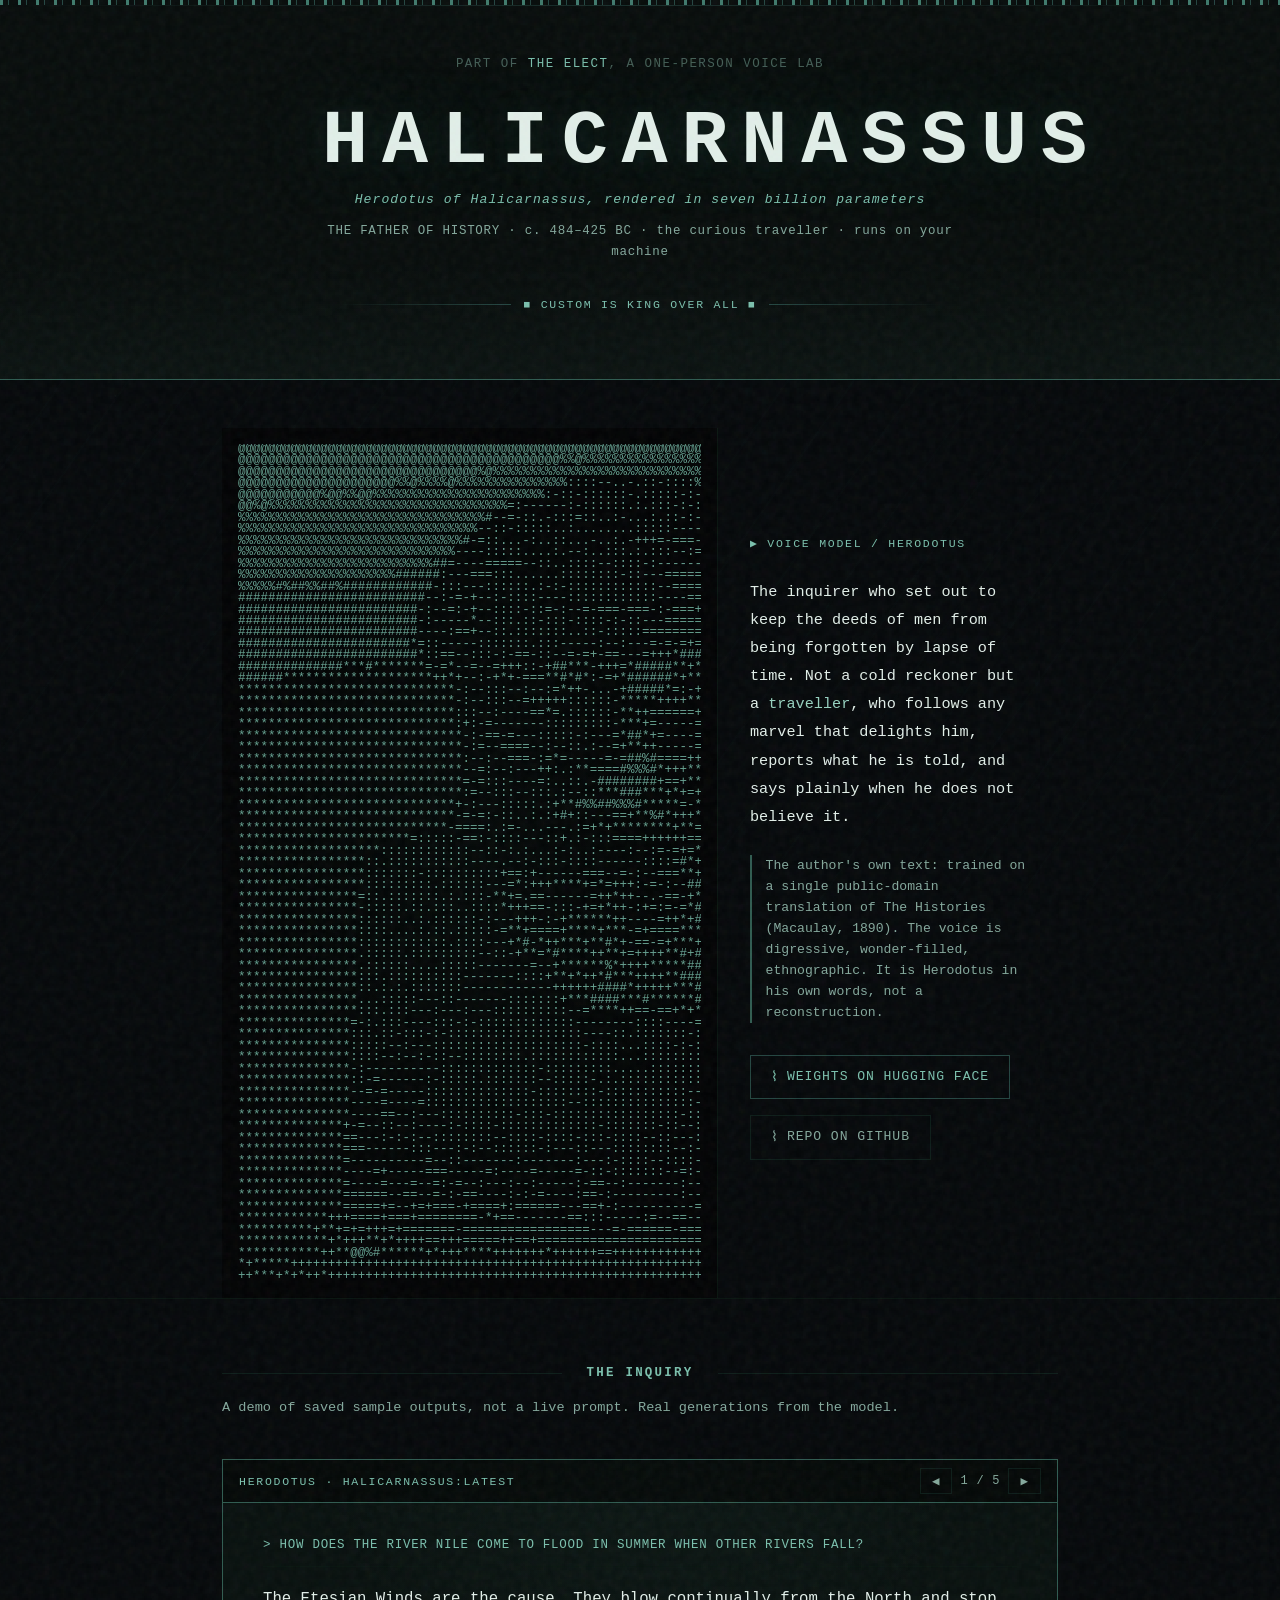
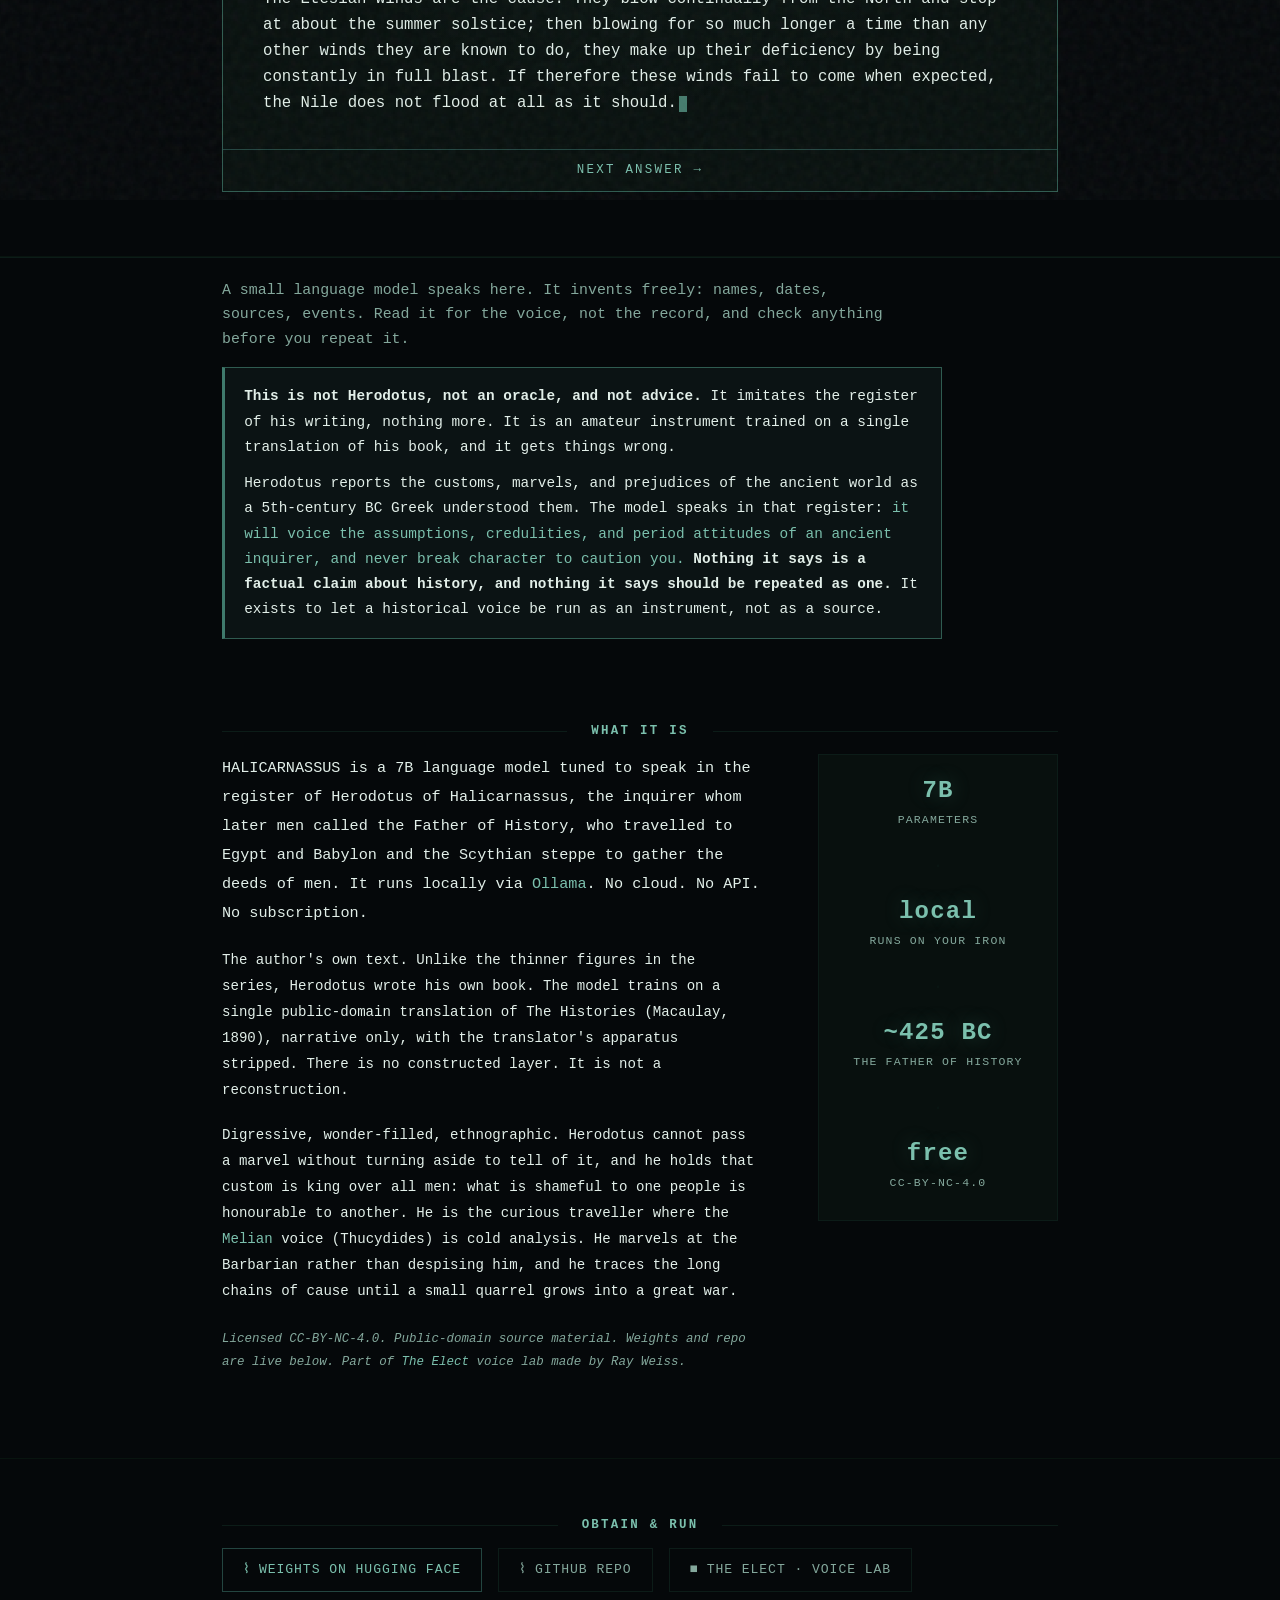
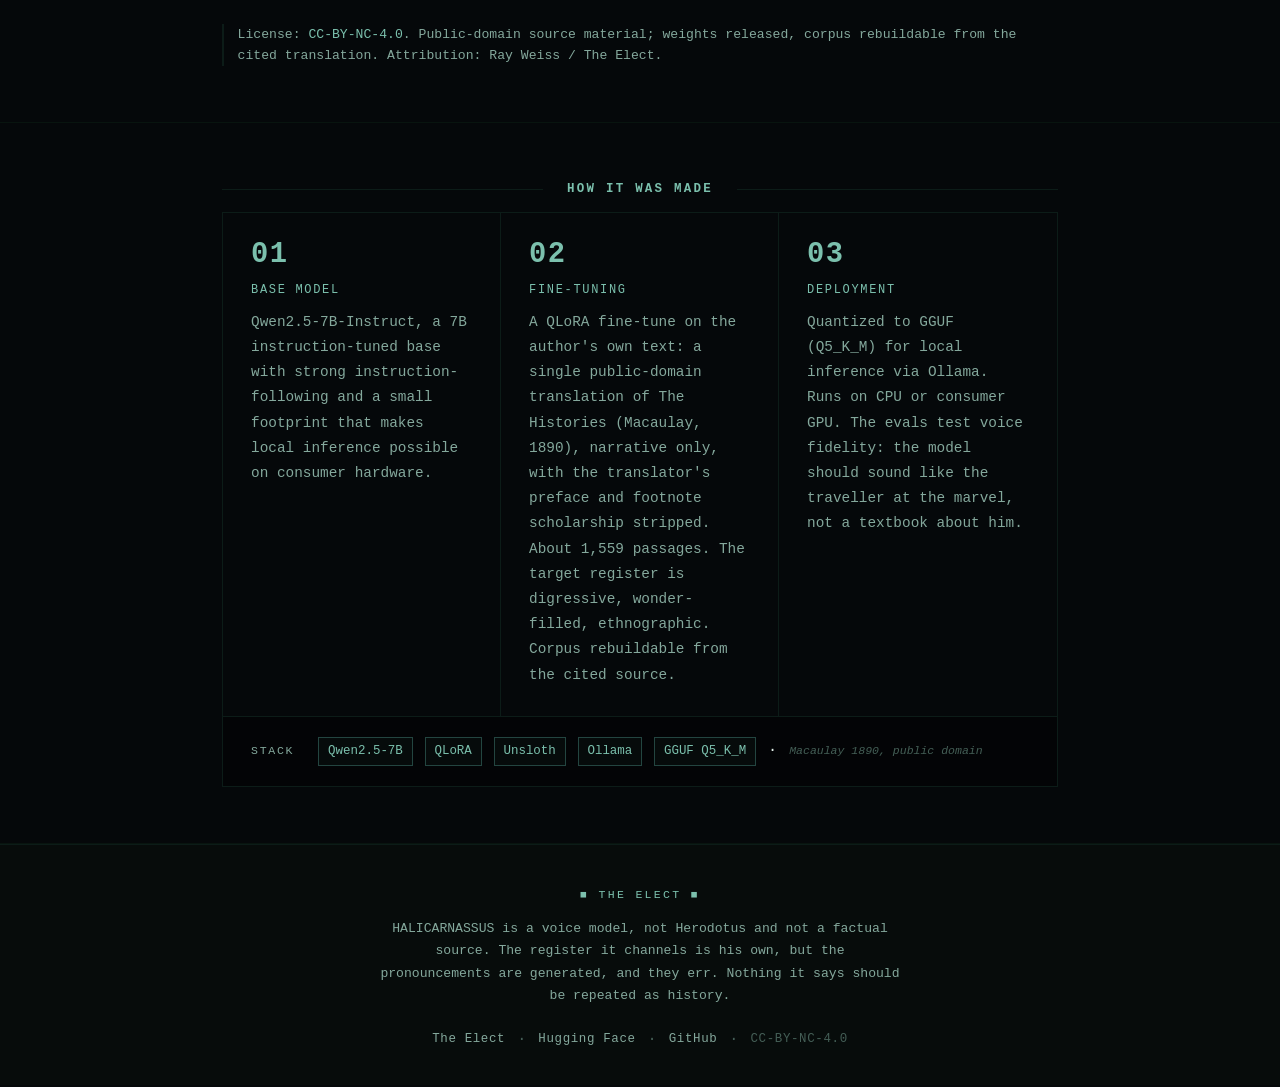
<file: index.html>
<!DOCTYPE html>
<html lang="en">
<head>
<meta charset="UTF-8">
<meta name="viewport" content="width=device-width, initial-scale=1.0">
<title>HALICARNASSUS: Herodotus of Halicarnassus, rendered in seven billion parameters</title>

<link rel="canonical" href="https://lerugray.github.io/halicarnassus-7b/">

<!-- Open Graph -->
<meta property="og:type"        content="website">
<meta property="og:url"         content="https://lerugray.github.io/halicarnassus-7b/">
<meta property="og:title"       content="HALICARNASSUS">
<meta property="og:description" content="Herodotus of Halicarnassus (c. 484 to 425 BC): the curious traveller of the Elect, the Father of History in his own recorded text.">
<meta property="og:image" content="https://lerugray.github.io/halicarnassus-7b/assets/og-image.png">
<meta property="og:image:secure_url" content="https://lerugray.github.io/halicarnassus-7b/assets/og-image.png">
<meta property="og:image:type" content="image/png">
<meta property="og:image:width" content="1200">
<meta property="og:image:height" content="630">
<meta property="og:image:alt" content="HALICARNASSUS, a Herodotus of Halicarnassus register model (7B)">

<!-- Twitter -->
<meta name="twitter:card"        content="summary_large_image">
<meta name="twitter:url"         content="https://lerugray.github.io/halicarnassus-7b/">
<meta name="twitter:title"       content="HALICARNASSUS">
<meta name="twitter:description" content="Herodotus of Halicarnassus (c. 484 to 425 BC): the curious traveller of the Elect, the Father of History in his own recorded text.">
<meta name="twitter:image" content="https://lerugray.github.io/halicarnassus-7b/assets/og-image.png">

<link rel="stylesheet" href="./styles.css?v=1">
</head>
<body>

<div class="starfield" aria-hidden="true"></div>
<div class="grain" aria-hidden="true"></div>

<!-- ============================================================
     HEADER
     ============================================================ -->
<header class="site-header">
  <div class="void-rule-top" aria-hidden="true"></div>
  <div class="void-rule-thin" aria-hidden="true"></div>

  <div class="header-inner">
    <span class="lab-crumb">
      Part of <a href="https://lerugray.github.io/the-elect/" target="_blank" rel="noopener">The Elect</a>, a one-person voice lab
    </span>

    <h1 class="persona-title">HALICARNASSUS</h1>

    <span class="persona-epithet">Herodotus of Halicarnassus, rendered in seven billion parameters</span>
    <span class="persona-register">THE FATHER OF HISTORY &middot; c. 484&ndash;425 BC &middot; the curious traveller &middot; runs on your machine</span>

    <div class="header-void-rule" aria-hidden="true">
      <span class="void-line"></span>
      <span class="void-ornament">&#x25A0; CUSTOM IS KING OVER ALL &#x25A0;</span>
      <span class="void-line"></span>
    </div>
  </div>
</header>

<main>

  <!-- ============================================================
       PORTRAIT + CAPTION
       ============================================================ -->
  <section class="portrait-section">
    <div class="container">
      <div class="portrait-grid">

        <div class="portrait-frame" aria-label="ASCII portrait of Herodotus of Halicarnassus">
          <pre class="ascii-portrait" aria-hidden="true" id="asciiPortrait">@@@@@@@@@@@@@@@@@@@@@@@@@@@@@@@@@@@@@@@@@@@@@@@@@@@@@@@@@@@@@@%@@@@@@@@@@@@@@@@@@@@@@@@@@@@@@@@@@@@@
@@@@@@@@@@@@@@@@@@@@@@@@@@@@@@@@@@@@@@@@@@@%%@%%%%%%%%%%%%%%%%%@%@@@@@@@@@@@@@@@@@@@@@@@@@@@@@@@@@@@
@@@@@@@@@@@@@@@@@@@@@@@@@@@@@@@@%@%%%%%%%%%%%%%%%%%%%%%%%%%%%%%%%%@%@%@@@@@@@@@@@@@@@@@@@@@@@@@@@@@@
@@@@@@@@@@@@@@@@@@@@@%%@%%%%@%%%%%%%%%%%%%%%::::--..-.::-::::%%%%%%%%%%%%%%%%%%%@@%%@@@@@@@@@@@@@@@@
@@@@@@@@@@@%@@%%@@%%%%%%%%%%%%%%%%%%%%%%%:-::-::::::-.:::::-:----%%%%%%%%%%%%%%%%%%%%%%%%%%%@@%@@%@@
@@%@%%%%%%%%%%%%%%%%%%%%%%%%%%%%%%%%=:------:-::::::.:.:::-:-:::-:-%%%%%%%%%%%%%%%%%%%%%%%%%%%%%%@%%
%%%%%%%%%%%%%%%%%%%%%%%%%%%%%%%%%#--=-::.-:::=::..:-...:.::-:-+::----%%%%%%%%%%%%%%%%%%%%%%%%%%%%%%%
%%%%%%%%%%%%%%%%%%%%%%%%%%%%%%%%--::-:::::..:........:::::-----+-:*=-==%%%%%%%%%%%%%%%%%%%%%%%%%%%%%
%%%%%%%%%%%%%%%%%%%%%%%%%%%%%%#-=::...-:..::...-..:.-+++=-===-==+=++-=**%%%%%%%%%%%%%%%%%%%%%%%%%%%%
%%%%%%%%%%%%%%%%%%%%%%%%%%%%%----:::::....:.--:..:::.:.:::--:==-*+++=-*##%%%%%%%%%%%%%%%%%%%%%%%%%%%
%%%%%%%%%%%%%%%%%%%%%%%%%%##=----=====--::..::::--::::-:------***+=+--=#*##%%%%%%%%%%%%%%%%%%%%%%%%%
%%%%%%%%%%%%%%%%%%%%%######:---===:::......::::::::-::---======*+****==**#*#%%%%%%%%%%%%%%%%%%%%%%%%
%%%%%#%##%%##%############-:::---::::::.:-:-::::::::::::--=====+++**+*#**+**####%%%##%%%%#%%%%%%%%%%
#########################--:-=-+--:-::::----::::::::::::----===+***#*********#############%######%%%
########################-:--=:-+--::::-::=-:--=-===-===-:-===++*###****++*#***####################%%
########################-:-----*--:::.::-:::-::::-:-::---=====+**####***++*#*#######################
########################----:==+--::.:::::::..::-:::::=========+**#####+++*#*#######################
#######################*=::-----:::::::.:::-----:--:---=-=-=+==+*####*#*++##########################
########################*::==--:::-:-==-::--=-=+-==---=+++*#########*#****#%########################
##############***#*******=-=*--=--=+++::-+##***-+++=*#####**+*#######***#*%#########################
######********************++*+--:-+*+-===**#*#*:-=+*######*+**#######**#%%*#########################
*****************************-:--:::--:--:=*++-...-+#####*=:-+#######*#*#******#**##*#*#############
*****************************-:--:::--=+++++::::::-*****++++**#***###**##************#******###**###
*****************************:::--:----==*=.::::::-**++======++=+*###***#***************************
*****************************:+:-=-------:::::::::-***+=-----=-=+#####******************************
******************************-:-==-=---:::::-:---=*##*+=----==+#######*****************************
******************************-:=--====--:--::.:--=+**++-----=+*#######*****************************
******************************:--:--===-:=*=-----=-=##%#====++**#######*****************************
******************************--=:--:---++:.:**====#%%%#*+++**#*#*#**##*****************************
******************************=-=:::----=:..::.-########+==+****+*#*##******************************
******************************:=--:::--:::.:--::***###***+*+=+==++***#******************************
*****************************+-:---:::::.:+**#%%##%%%#*****=-*=:-+=###******************************
*****************************-=-=:-::..:.:+#+::---==+**%#*+++*+-+-*###******************************
****************************-====:.:=-...---.:=+*+********+**=-=**##*#******************************
***********************=:::::-==:-::::---::+.:-:::====++++++==*=*##**#******************************
*******************::::::::::::--::-:.:...:-:..:----:--:=-=+=***##**%#%#****************************
*****************::.:::::::::::----.--:-:::-::::------::::=#*+**###**##%%%##************************
*****************:::::::-::::::::::+==:+------===--=-:--===**+++****%########***********************
*****************:::::::::.::::::---=*:+++****+=*=+++:-=-:--##*****##########***********************
****************=::.:::::::.:.:::-**+=.==------=++*++--.-==-+*#**############***********************
****************-:::::.::.:::..::::*+++==-:::-+=+*++-:+=:=-=*#*#%#############**********************
****************::::::..:.::::::-:---+++-:-+******++----=++*+##*#############*#*********************
****************::::....:.::.:::::-=**+====+****+***-=+====***###############*#**********#**#*##*##*
****************::::::::::::.::::---+*#-*++***+**#*+-==-=+***+#############*##******################
****************.:::::.:::::::::--::-+**=*#****++**+=++++**#+##############****#####################
****************.::::::....:::::-------=--+******%*++++*****############******+*####################
****************:::.::::::::::-------::::+**+*++*#***++++**#########***++++==++=##########%#%##%%###
****************::.:.:.:::::::------------++++++####*+++++***#*******++=========##%%%%%%%%%%%%%%%%%%
****************...:::::---::-------:::::::+***####***#******#******+++==-----=-#%%%%%%%%%%%%%%%%%%%
****************:::.:::---:---:---::::::::::--=****++==-==+*+****++++==------=--=%%%%%%%%%%%%%%%%%%%
***************=-:.:::----:::-:-:::::::::::::--------::::----=========--------===%%%%%%%%%%%%%%%%%%%
***************:::.::-:::-:-::::::::::::::::::----::.:::::::-:-----------:------=%%%%%%%%%%%%%%%%%%%
***************:::::--:---::::::::::::::::::::-::::...::::-:-:-:--:-----------=-=%%%%%%%%%%%%%%%%%%%
***************::::--:--:-::--::::::::.::::::::::::...::::::::::::::::----:------%%%%%%%%%%%%%%%%%%%
***************-:----------:::::::::::::-:::::::::.....:::::::-::-:::----::::----%%%%%%%%%%%%%%%%%%%
***************::-=------:-:::::.:::::::--:::::-.:.:::::::::::-:-:::::-::-:------%%%%%%%%%%%%%%%%%%%
***************--=-=-----::::::::::::::-::::::::-:::::::::::----::-:::----:------+%%%%%%%%%%%%%%%%%%
***************----=----=:::::::::::::::::::--:::::::::::::::-:-:::-::-:-:------==%%%%%%%%%%%%%%%%%%
***************----==--:---::::::::::-:::-:::::::::::::::::-::-:::::::----:--:--=-%%%%%%%%%%%%%%%%%%
**************+-=--::--:----:-::::-:::::::::::::-:::::::-::--:::-:::::-----------+%%%%%%%%%%%%%%%%%#
**************==---:-:-:--::::::::--::::-::::-:::-::::--::---:::--::::------=--==+%%%%%%%%%%%%%%%%%%
**************===------:::---:-:--::::::-:---::---::::::::--:-:--:-:-:---=------==%%%%%%%%%%%%%%%%##
**************=----------=--::-------:-------:---:-::::--::::--:-:---------------=%%%%%%%%%%%%%%#%##
**************----=+-----===-----=:----=-----=-::-:::::::--=:---:-:-----------=-=+%%%%%%%%%%%%%%####
**************=----=---=--=:-=--:---:--:-----:-==--:-------:-------=-------=----==%%%%%%%%%%%%%%####
**************======--==--=-:-==----:-:-=----:==-:---------:---=:--==-----------=+%%%%%%%%%%%%####**
**************=====+=--+=+===-+====+:======---==+-:----------==----======-===--===%%%%%%%%%%###*****
************+++====+===+========-*+==-------==:::-----:=--==--=--===-=======-==+=+%%%%%%%###********
**********+**+=+=+++=+=======-=================---=-======-========+=++====+====++%%%%###***********
************+*+++**+*++++==+++=====++==+==========================++=++=++++++===*%%###**+++*++++***
***********++**@@%#******+*+++****+++++++*++++++==++++++++++++++++*****#**++***%%%#*++**************
*+*****++++++++++++++++++++++++++++++++++++++++++++++++++++++++++++++++++++++++*+*******************
++***+*+*++*++++++++++++++++++++++++++++++++++++++++++++++++++++++++++++++++++++++**+***************</pre>
        </div>

        <div class="portrait-caption">
          <span class="caption-tag">&#9654; VOICE MODEL / HERODOTUS</span>
          <p class="caption-lead">
            The inquirer who set out to keep the deeds of men from being
            forgotten by lapse of time. Not a cold reckoner but a
            <em>traveller</em>, who follows any marvel that delights him,
            reports what he is told, and says plainly when he does not
            believe it.
          </p>
          <p class="caption-meta">
            The author's own text: trained on a single public-domain translation
            of The Histories (Macaulay, 1890). The voice is digressive,
            wonder-filled, ethnographic. It is Herodotus in his own words, not a
            reconstruction.
          </p>
          <div class="link-grid" style="margin-top:0.5rem;">
            <a href="https://huggingface.co/lerugray/halicarnassus-7b" class="link-btn" target="_blank" rel="noopener">
              <span class="link-icon">&#8967;</span> Weights on Hugging Face
            </a>
            <a href="https://github.com/lerugray/halicarnassus-7b" class="link-btn secondary" target="_blank" rel="noopener">
              <span class="link-icon">&#8967;</span> Repo on GitHub
            </a>
          </div>
        </div>

      </div>
    </div>
  </section>

  <!-- ============================================================
       THE INQUIRY (terminal hero)
       ============================================================ -->
  <section class="oracle-section">
    <div class="container">
      <h2 class="section-heading">
        <span class="heading-rule"></span>
        <span>THE INQUIRY</span>
        <span class="heading-rule"></span>
      </h2>
      <p class="section-sub">A demo of saved sample outputs, not a live prompt. Real generations from the model.</p>

      <div class="oracle-terminal" id="oracleTerminal">
        <div class="terminal-bar">
          <span class="terminal-label">HERODOTUS &middot; halicarnassus:latest</span>
          <div class="terminal-nav">
            <button class="nav-btn" id="prevBtn" aria-label="Previous answer">&#9664;</button>
            <span class="oracle-counter" id="oracleCounter">1 / 1</span>
            <button class="nav-btn" id="nextBtn" aria-label="Next answer">&#9654;</button>
          </div>
        </div>
        <div class="oracle-body">
          <div class="oracle-prompt" id="oraclePrompt">
            Loading sample inquiries...
          </div>
          <div class="oracle-text" id="oracleText">
            (samples load from assets/samples.json)<span class="oracle-cursor" aria-hidden="true"></span>
          </div>
        </div>
        <button class="oracle-advance" id="advanceBtn">NEXT ANSWER &rarr;</button>
      </div>
    </div>
  </section>

  <!-- DISCLAIMER -->
  <div class="accuracy-note">
    <div class="container">
      <p class="accuracy-note-text">A small language model speaks here. It invents freely: names, dates, sources, events. Read it for the voice, not the record, and check anything before you repeat it.</p>
      <div class="persona-disclaimer">
        <p><strong>This is not Herodotus, not an oracle, and not advice.</strong> It imitates the register of his writing, nothing more. It is an amateur instrument trained on a single translation of his book, and it gets things wrong.</p>
        <p>Herodotus reports the customs, marvels, and prejudices of the ancient world as a 5th-century BC Greek understood them. The model speaks in that register: <span class="warn">it will voice the assumptions, credulities, and period attitudes of an ancient inquirer, and never break character to caution you.</span> <strong>Nothing it says is a factual claim about history, and nothing it says should be repeated as one.</strong> It exists to let a historical voice be run as an instrument, not as a source.</p>
      </div>
    </div>
  </div>

  <!-- ============================================================
       ABOUT
       ============================================================ -->
  <section class="about-section">
    <div class="container">
      <h2 class="section-heading">
        <span class="heading-rule"></span>
        <span>WHAT IT IS</span>
        <span class="heading-rule"></span>
      </h2>

      <div class="about-grid">
        <div class="about-body">
          <p class="lead">
            HALICARNASSUS is a 7B language model tuned to speak in the
            register of Herodotus of Halicarnassus, the inquirer whom later
            men called the Father of History, who travelled to Egypt and
            Babylon and the Scythian steppe to gather the deeds of men. It
            runs locally via
            <a href="https://ollama.com" target="_blank" rel="noopener">Ollama</a>.
            No cloud. No API. No subscription.
          </p>
          <p class="basis-note">
            The author's own text. Unlike the thinner figures in the series,
            Herodotus wrote his own book. The model trains on a single
            public-domain translation of The Histories (Macaulay, 1890),
            narrative only, with the translator's apparatus stripped. There is
            no constructed layer. It is not a reconstruction.
          </p>
          <p>
            Digressive, wonder-filled, ethnographic. Herodotus cannot pass a
            marvel without turning aside to tell of it, and he holds that
            custom is king over all men: what is shameful to one people is
            honourable to another. He is the curious traveller where the
            <a href="https://lerugray.github.io/the-elect/#melian" target="_blank" rel="noopener">Melian</a>
            voice (Thucydides) is cold analysis. He marvels at the Barbarian
            rather than despising him, and he traces the long chains of cause
            until a small quarrel grows into a great war.
          </p>
          <p class="about-footnote">
            Licensed <code>CC-BY-NC-4.0</code>. Public-domain source material.
            Weights and repo are live below. Part of
            <a href="https://lerugray.github.io/the-elect/" target="_blank" rel="noopener">The Elect</a> voice lab
            made by Ray Weiss.
          </p>
        </div>

        <div class="about-stats">
          <div class="stat-item">
            <span class="stat-num">7B</span>
            <span class="stat-label">parameters</span>
          </div>
          <div class="stat-divider" aria-hidden="true">&middot;</div>
          <div class="stat-item">
            <span class="stat-num">local</span>
            <span class="stat-label">runs on your iron</span>
          </div>
          <div class="stat-divider" aria-hidden="true">&middot;</div>
          <div class="stat-item">
            <span class="stat-num">~425 BC</span>
            <span class="stat-label">the Father of History</span>
          </div>
          <div class="stat-divider" aria-hidden="true">&middot;</div>
          <div class="stat-item">
            <span class="stat-num">free</span>
            <span class="stat-label">CC-BY-NC-4.0</span>
          </div>
        </div>
      </div>
    </div>
  </section>

  <!-- ============================================================
       LINKS
       ============================================================ -->
  <section class="links-section">
    <div class="container">
      <h2 class="section-heading">
        <span class="heading-rule"></span>
        <span>OBTAIN &amp; RUN</span>
        <span class="heading-rule"></span>
      </h2>

      <div class="link-grid">
        <a href="https://huggingface.co/lerugray/halicarnassus-7b" class="link-btn" target="_blank" rel="noopener">
          <span class="link-icon">&#8967;</span> Weights on Hugging Face
        </a>
        <a href="https://github.com/lerugray/halicarnassus-7b" class="link-btn secondary" target="_blank" rel="noopener">
          <span class="link-icon">&#8967;</span> GitHub repo
        </a>
        <a href="https://lerugray.github.io/the-elect/" class="link-btn elect" target="_blank" rel="noopener">
          <span class="link-icon">&#x25A0;</span> The Elect &middot; voice lab
        </a>
      </div>

      <p class="license-note">
        License: <code>CC-BY-NC-4.0</code>. Public-domain source material; weights released, corpus rebuildable from the cited translation.
        Attribution: Ray Weiss / The Elect.
      </p>
    </div>
  </section>

  <!-- ============================================================
       METHOD
       ============================================================ -->
  <section class="method-section">
    <div class="container">
      <h2 class="section-heading">
        <span class="heading-rule"></span>
        <span>HOW IT WAS MADE</span>
        <span class="heading-rule"></span>
      </h2>

      <div class="method-inner">
        <div class="method-rows">
          <div class="method-step">
            <div class="step-num">01</div>
            <div class="step-title">BASE MODEL</div>
            <p>Qwen2.5-7B-Instruct, a 7B instruction-tuned base with strong
            instruction-following and a small footprint that makes local inference
            possible on consumer hardware.</p>
          </div>
          <div class="method-step">
            <div class="step-num">02</div>
            <div class="step-title">FINE-TUNING</div>
            <p>A QLoRA fine-tune on the author's own text: a single public-domain
            translation of The Histories (Macaulay, 1890), narrative only, with the
            translator's preface and footnote scholarship stripped. About 1,559
            passages. The target register is digressive, wonder-filled, ethnographic.
            Corpus rebuildable from the cited source.</p>
          </div>
          <div class="method-step">
            <div class="step-num">03</div>
            <div class="step-title">DEPLOYMENT</div>
            <p>Quantized to GGUF (Q5_K_M) for local inference via Ollama. Runs on CPU
            or consumer GPU. The evals test voice fidelity: the model should
            sound like the traveller at the marvel, not a textbook about him.</p>
          </div>
        </div>
        <div class="method-stack">
          <span class="stack-label">Stack</span>
          <div class="stack-items">
            <span class="stack-item">Qwen2.5-7B</span>
            <span class="stack-item">QLoRA</span>
            <span class="stack-item">Unsloth</span>
            <span class="stack-item">Ollama</span>
            <span class="stack-item">GGUF Q5_K_M</span>
            <span class="stack-sep">&middot;</span>
            <span class="stack-withheld">Macaulay 1890, public domain</span>
          </div>
        </div>
      </div>
    </div>
  </section>

</main>

<!-- ============================================================
     FOOTER
     ============================================================ -->
<footer class="site-footer">
  <div class="container">
    <div class="footer-inner">
      <div class="footer-sigil">&#x25A0; THE ELECT &#x25A0;</div>
      <p class="footer-note">
        HALICARNASSUS is a voice model, not Herodotus and not a factual source.
        The register it channels is his own, but the pronouncements are
        generated, and they err. Nothing it says should be repeated as history.
      </p>
      <div class="footer-links">
        <a href="https://lerugray.github.io/the-elect/" class="footer-link" target="_blank" rel="noopener">The Elect</a>
        <span class="footer-sep">&middot;</span>
        <a href="https://huggingface.co/lerugray/halicarnassus-7b" class="footer-link" target="_blank" rel="noopener">Hugging Face</a>
        <span class="footer-sep">&middot;</span>
        <a href="https://github.com/lerugray/halicarnassus-7b" class="footer-link" target="_blank" rel="noopener">GitHub</a>
        <span class="footer-sep">&middot;</span>
        <span class="footer-link" style="color:var(--text-muted)">CC-BY-NC-4.0</span>
      </div>
    </div>
  </div>
</footer>

<script>
// Answer player
// Loads from assets/samples.json; falls back to 1 inline
// entry if fetch fails (offline / file:// / no server)

const INLINE_ORACLES = [
  {
    prompt: "Why does the Nile flood in summer, when other rivers are low?",
    text: "Of this the Egyptians could tell me nothing, and I am left to my own conjecture."
  }
];

let oracles = [...INLINE_ORACLES];
let currentIndex = 0;

const promptEl  = document.getElementById('oraclePrompt');
const textEl    = document.getElementById('oracleText');
const counterEl = document.getElementById('oracleCounter');
const prevBtn   = document.getElementById('prevBtn');
const nextBtn   = document.getElementById('nextBtn');
const advanceBtn = document.getElementById('advanceBtn');

function updateCounter() {
  counterEl.textContent = (currentIndex + 1) + ' / ' + oracles.length;
}

function escapeHtml(str) {
  return str
    .replace(/&/g, '&amp;')
    .replace(/</g, '&lt;')
    .replace(/>/g, '&gt;')
    .replace(/"/g, '&quot;');
}

function showOracle(idx) {
  var o = oracles[idx];
  textEl.classList.add('fading');
  setTimeout(function() {
    promptEl.textContent = o.prompt;
    textEl.innerHTML = escapeHtml(o.text) +
      '<span class="oracle-cursor" aria-hidden="true"></span>';
    textEl.classList.remove('fading');
    updateCounter();
  }, 240);
}

prevBtn.addEventListener('click', function() {
  currentIndex = (currentIndex - 1 + oracles.length) % oracles.length;
  showOracle(currentIndex);
});

nextBtn.addEventListener('click', function() {
  currentIndex = (currentIndex + 1) % oracles.length;
  showOracle(currentIndex);
});

advanceBtn.addEventListener('click', function() {
  currentIndex = (currentIndex + 1) % oracles.length;
  showOracle(currentIndex);
});

document.addEventListener('keydown', function(e) {
  if (e.key === 'ArrowRight') nextBtn.click();
  if (e.key === 'ArrowLeft')  prevBtn.click();
});

// Load full sample set from JSON
fetch('./assets/samples.json')
  .then(function(r) { return r.json(); })
  .then(function(data) {
    if (Array.isArray(data) && data.length > 0) {
      var valid = data.filter(function(d) {
        return d && d.text && d.text.trim().length > 0 &&
               d.text.indexOf('[ERR]') === -1 &&
               d.text.indexOf('__SAMPLES_PLACEHOLDER__') === -1;
      });
      if (valid.length > 0) {
        oracles = valid;
        currentIndex = 0;
        showOracle(0);
        updateCounter();
      }
    }
  })
  .catch(function() { /* offline / file:// use inline fallback silently */ });

// Init
showOracle(0);
updateCounter();

// ASCII portrait, load from assets file
fetch('./assets/halicarnassus-ascii.txt')
  .then(function(r) { return r.text(); })
  .then(function(txt) {
    document.getElementById('asciiPortrait').textContent = txt;
  })
  .catch(function() {
    /* offline / file:// keep the inline portrait already in the <pre> */
  });

</script>

</body>
</html>
</file>
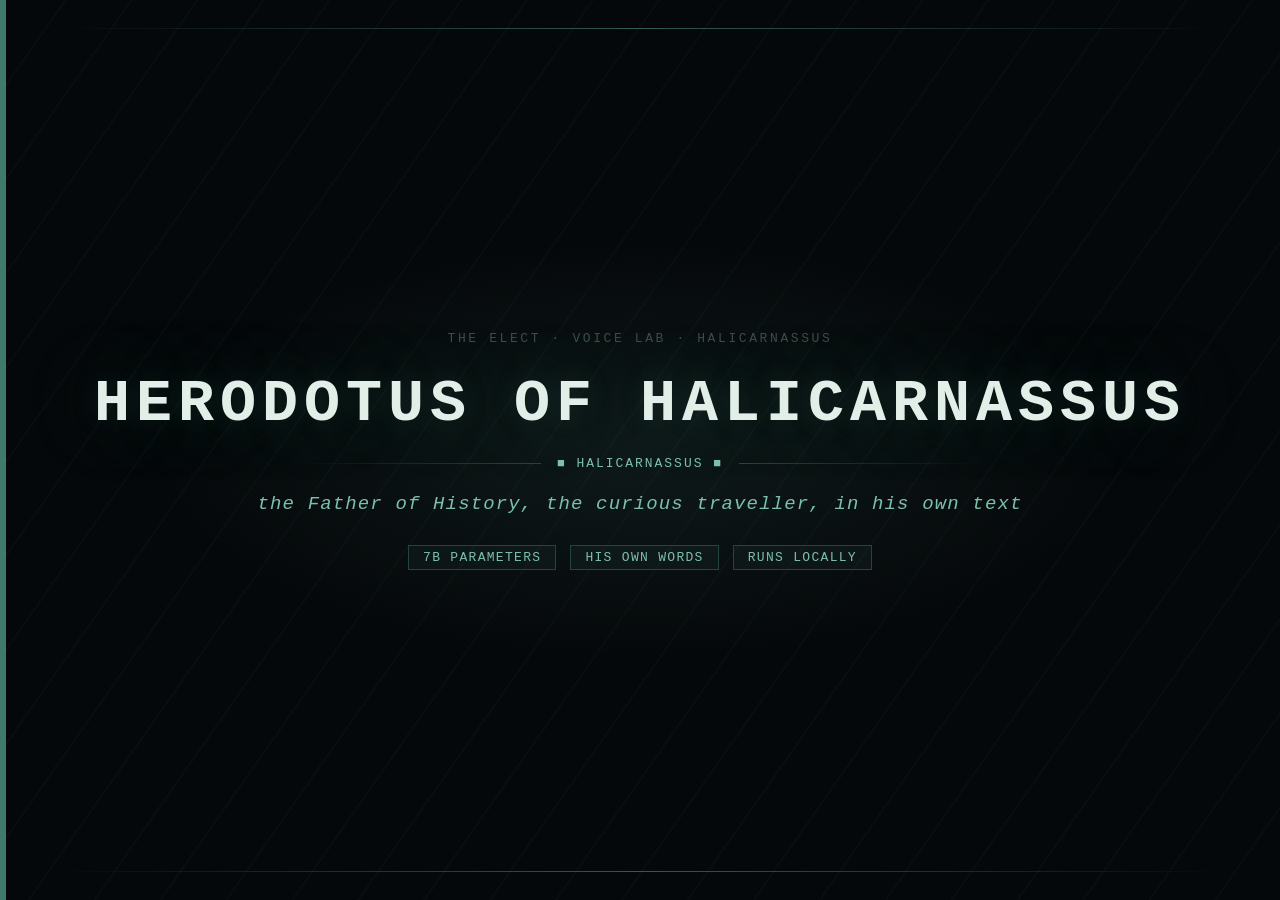
<file: assets/og-card.html>
<!DOCTYPE html>
<html lang="en">
<head>
<meta charset="UTF-8">
<meta name="viewport" content="width=1200">
<style>
  * { box-sizing: border-box; margin: 0; padding: 0; }
  html, body {
    width: 1200px;
    height: 630px;
    overflow: hidden;
    background: #05080a;
    font-family: 'Courier New', 'Lucida Console', monospace;
  }

  /* Faint diagonal grain, matches the page's starfield */
  .stripes {
    position: absolute;
    inset: 0;
    background:
      repeating-linear-gradient(
        -55deg,
        transparent 0px,
        transparent 52px,
        rgba(95, 168, 150, 0.030) 52px,
        rgba(95, 168, 150, 0.030) 54px
      );
  }

  /* Verdigris glow behind name */
  .glow-blob {
    position: absolute;
    top: 50%;
    left: 50%;
    transform: translate(-50%, -50%);
    width: 980px;
    height: 420px;
    background: radial-gradient(ellipse, rgba(95, 168, 150, 0.11) 0%, transparent 70%);
    pointer-events: none;
  }

  .card {
    position: absolute;
    inset: 0;
    display: flex;
    flex-direction: column;
    align-items: center;
    justify-content: center;
    padding: 60px 80px;
  }

  /* Top rule */
  .card::before {
    content: '';
    position: absolute;
    top: 28px; left: 60px; right: 60px;
    height: 1px;
    background: linear-gradient(90deg, transparent, #2f5b50, transparent);
  }

  /* Bottom rule */
  .card::after {
    content: '';
    position: absolute;
    bottom: 28px; left: 60px; right: 60px;
    height: 1px;
    background: linear-gradient(90deg, transparent, #2f5b50, transparent);
  }

  /* Verdigris accent bar */
  .red-bar {
    position: absolute;
    left: 0; top: 0; bottom: 0;
    width: 6px;
    background: #3f7a6c;
  }

  .lab-tag {
    font-size: 13px;
    letter-spacing: 0.2em;
    color: #3a4f4a;
    text-transform: uppercase;
    margin-bottom: 28px;
  }

  .name {
    font-size: 60px;
    font-weight: 700;
    letter-spacing: 0.10em;
    color: #e2efe9;            /* cool bone */
    line-height: 1;
    margin-bottom: 22px;
    text-shadow:
      0 0 80px rgba(95, 168, 150, 0.26),
      0 0 30px rgba(95, 168, 150, 0.13);
  }

  .divider {
    display: flex;
    align-items: center;
    gap: 16px;
    width: 680px;
    margin-bottom: 22px;
  }

  .div-line {
    flex: 1;
    height: 1px;
    background: linear-gradient(90deg, transparent, #234540);
  }

  .div-line:last-child {
    background: linear-gradient(90deg, #234540, transparent);
  }

  .div-mark {
    color: #7bc0ad;
    font-size: 13px;
    letter-spacing: 0.15em;
    white-space: nowrap;
  }

  .epithet {
    font-size: 19px;
    color: #7bc0ad;
    letter-spacing: 0.06em;
    font-style: italic;
    margin-bottom: 30px;
    text-align: center;
  }

  .tags {
    display: flex;
    gap: 14px;
  }

  .tag {
    font-size: 13px;
    color: #7bc0ad;
    border: 1px solid #234540;
    padding: 4px 14px;
    letter-spacing: 0.1em;
    text-transform: uppercase;
    background: rgba(95, 168, 150, 0.05);
  }
</style>
</head>
<body>
  <div class="stripes"></div>
  <div class="red-bar"></div>
  <div class="glow-blob"></div>
  <div class="card">
    <div class="lab-tag">The Elect &middot; Voice Lab &middot; Halicarnassus</div>
    <div class="name">HERODOTUS OF HALICARNASSUS</div>
    <div class="divider">
      <span class="div-line"></span>
      <span class="div-mark">&#x25A0; HALICARNASSUS &#x25A0;</span>
      <span class="div-line"></span>
    </div>
    <div class="epithet">the Father of History, the curious traveller, in his own text</div>
    <div class="tags">
      <span class="tag">7B parameters</span>
      <span class="tag">His own words</span>
      <span class="tag">Runs locally</span>
    </div>
  </div>
</body>
</html>
</file>
<file: styles.css>
/* ============================================================
   HALICARNASSUS: Herodotus of Halicarnassus voice model landing page
   House base: The Elect terminal-grimoire aesthetic
   Persona register: the curious traveller, wonder, custom, fate, digression
   Accent: verdigris / sea-bronze + cool bone on near-black iron
   DISTINCT from the Elect reds and Chaeronea's gold; same grimoire family
   ============================================================ */

:root {
  /* ── House base (inherited from The Elect) ── */
  --bg:          #05080a;   /* lifted off pure-black so dim text & the
                               verdigris accents read instead of vibrating */
  --bg-card:     #08100e;
  --bg-header:   #070c0b;
  --text:        #e2efe9;   /* cool bone/cream, sea-light, brightened */
  --text-dim:    #84a89c;   /* disclaimer / caption-meta / about body read clearly */
  --text-muted:  #445e56;
  --border:      #0c1c18;
  --border-dim:  #08140f;
  --font-mono:   'Courier New', 'Lucida Console', 'DejaVu Sans Mono', monospace;

  /* ── Halicarnassus/Herodotus: verdigris / sea-bronze, weathered, oxide-edged ── */
  --void:        #000000;
  --red:         #5fa896;          /* peak verdigris */
  --red-mid:     #3f7a6c;          /* main accent (borders/surfaces) */
  --red-dim:     #2f5b50;          /* border / dim accent (NON-text) */
  --red-ember:   #234540;          /* very dark verdigris surface (NON-text) */
  --red-glow:    rgba(95, 168, 150, 0.12);
  --red-faint:   rgba(95, 168, 150, 0.05);
  /* ── Legible verdigris TEXT, brightened, WCAG AA on the dark bg.
     The dim/ember/mid greens above stay for borders & surfaces; the TEXT
     tones clear 4.5:1 (3:1 large) and stop vibrating on near-black.
     Clearly sea-bronze, not lime, not teal. ── */
  --red-text:    #7bc0ad;          /* brightened verdigris, labels/links/headings
                                      clear strong contrast on bg */
  --red-text-hi: #97d2c0;          /* peak/hover lift */
  --portrait-tint: #6fb09e;        /* lifted so the dense block portrait reads
                                      as a face, not a dim smear */
}

/* ── RESET ── */
*, *::before, *::after { box-sizing: border-box; margin: 0; padding: 0; }
html { scroll-behavior: smooth; font-size: 16px; }

body {
  background-color: var(--bg);
  color: var(--text);
  font-family: var(--font-mono);
  font-size: 0.95rem;
  line-height: 1.7;
  position: relative;
  overflow-x: hidden;
  min-height: 100vh;
}

/* ── TEXTURE LAYERS ── */

/* Film grain / static */
.grain {
  position: fixed;
  inset: -200%;
  z-index: 999;
  pointer-events: none;
  width: 400%; height: 400%;
  opacity: 0.055;
  background-image: url("data:image/svg+xml,%3Csvg viewBox='0 0 512 512' xmlns='http://www.w3.org/2000/svg'%3E%3Cfilter id='noise'%3E%3CfeTurbulence type='fractalNoise' baseFrequency='0.85' numOctaves='4' stitchTiles='stitch'/%3E%3C/filter%3E%3Crect width='100%25' height='100%25' filter='url(%23noise)'/%3E%3C/svg%3E");
  animation: grain 0.5s steps(1) infinite;
}

@keyframes grain {
  0%   { transform: translate(0,0); }
  10%  { transform: translate(-3%,-4%); }
  20%  { transform: translate(-6%,2%); }
  30%  { transform: translate(3%,-1%); }
  40%  { transform: translate(-1%,6%); }
  50%  { transform: translate(-5%,1%); }
  60%  { transform: translate(2%,4%); }
  70%  { transform: translate(-4%,-2%); }
  80%  { transform: translate(4%,-3%); }
  90%  { transform: translate(1%,5%); }
  100% { transform: translate(-2%,-5%); }
}

/* Faint diagonal field, faint gold dust grain, barely visible */
.starfield {
  position: fixed;
  inset: 0;
  z-index: 0;
  pointer-events: none;
  background:
    repeating-linear-gradient(
      -55deg,
      transparent 0px,
      transparent 52px,
      rgba(63, 122, 108, 0.025) 52px,
      rgba(63, 122, 108, 0.025) 54px
    ),
    radial-gradient(1px 1px at 12% 18%, rgba(95, 168, 150, 0.20) 0%, transparent 100%),
    radial-gradient(1px 1px at 35% 8%,  rgba(232,221,207,0.12) 0%, transparent 100%),
    radial-gradient(1px 1px at 67% 22%, rgba(95, 168, 150, 0.12) 0%, transparent 100%),
    radial-gradient(1px 1px at 82% 5%,  rgba(232,221,207,0.15) 0%, transparent 100%),
    radial-gradient(1px 1px at 9%  44%, rgba(95, 168, 150, 0.10) 0%, transparent 100%),
    radial-gradient(1px 1px at 91% 38%, rgba(232,221,207,0.10) 0%, transparent 100%),
    radial-gradient(1px 1px at 48% 60%, rgba(95, 168, 150, 0.08) 0%, transparent 100%),
    radial-gradient(1px 1px at 24% 72%, rgba(232,221,207,0.10) 0%, transparent 100%),
    radial-gradient(1px 1px at 77% 66%, rgba(95, 168, 150, 0.12) 0%, transparent 100%);
}

/* ── LAYOUT ── */
.container {
  max-width: 900px;
  margin: 0 auto;
  padding: 0 2rem;
  position: relative;
  z-index: 1;
}

/* ============================================================
   HEADER, broadsheet treatment
   ============================================================ */

.site-header {
  background: var(--bg-header);
  border-bottom: 1px solid var(--red-dim);
  padding: 0 0 2.5rem;
  text-align: center;
  position: relative;
  overflow: hidden;
  z-index: 1;
}

/* Gold glow at base of header */
.site-header::after {
  content: '';
  position: absolute;
  bottom: -1px; left: 0; right: 0;
  height: 120px;
  background: linear-gradient(to top, rgba(95, 168, 150, 0.04), transparent);
  pointer-events: none;
}

/* Top rule, thick+thin broadsheet pattern */
.void-rule-top {
  width: 100%;
  height: 5px;
  background:
    repeating-linear-gradient(
      90deg,
      var(--red-mid) 0px, var(--red-mid) 3px,
      transparent 3px, transparent 8px,
      var(--red-ember) 8px, var(--red-ember) 9px,
      transparent 9px, transparent 18px
    );
  margin-bottom: 0;
}

.void-rule-thin {
  width: 100%;
  height: 1px;
  background: linear-gradient(90deg, transparent, var(--red-ember), transparent);
  margin-bottom: 3rem;
  opacity: 0.6;
}

.header-inner {
  max-width: 700px;
  margin: 0 auto 1.5rem;
  padding: 0 2rem;
}

.lab-crumb {
  display: block;
  font-size: 0.78rem;
  letter-spacing: 0.12em;
  color: var(--text-muted);
  text-transform: uppercase;
  margin-bottom: 1.8rem;
}

.lab-crumb a {
  color: var(--red-text);
  text-decoration: none;
  transition: color 0.2s;
}

.lab-crumb a:hover { color: var(--red-text-hi); }

/* The name */
.persona-title {
  font-family: var(--font-mono);
  font-size: clamp(2rem, 7vw, 4.8rem);
  font-weight: 700;
  letter-spacing: 0.18em;
  color: var(--text);
  line-height: 1;
  margin-bottom: 0.5rem;
  text-shadow:
    0 0 80px rgba(95, 168, 150, 0.22),
    0 0 30px rgba(95, 168, 150, 0.10);
}

.persona-epithet {
  display: block;
  font-size: 0.82rem;
  letter-spacing: 0.08em;
  color: var(--red-text);
  margin-bottom: 0.6rem;
  font-style: italic;
}

.persona-register {
  font-size: 0.78rem;
  color: var(--text-dim);
  letter-spacing: 0.06em;
  margin-bottom: 2rem;
  display: block;
}

/* Header rule */
.header-void-rule {
  display: flex;
  align-items: center;
  gap: 0.75rem;
  max-width: 600px;
  margin: 0 auto;
}

.void-line {
  flex: 1;
  height: 1px;
  background: linear-gradient(90deg, transparent, var(--red-ember));
}

.void-line:last-child {
  background: linear-gradient(90deg, var(--red-ember), transparent);
}

.void-ornament {
  color: var(--red-text);
  font-size: 0.72rem;
  letter-spacing: 0.15em;
  white-space: nowrap;
}

/* ============================================================
   PORTRAIT PANEL
   ============================================================ */

.portrait-section {
  padding: 3rem 0 0;
  border-bottom: 1px solid var(--border-dim);
  position: relative;
  z-index: 1;
}

.portrait-grid {
  display: grid;
  grid-template-columns: 1fr 340px;
  gap: 0;
  min-height: 400px;
}

.portrait-frame {
  background: rgba(0,0,0,0.6);
  border-right: 1px solid var(--border-dim);
  display: flex;
  align-items: center;
  justify-content: flex-start;
  padding: 1rem;
  overflow: hidden;
  position: relative;
}

.portrait-frame::before {
  content: '';
  position: absolute;
  inset: 0;
  background:
    radial-gradient(ellipse at 50% 50%, rgba(95, 168, 150, 0.03) 0%, transparent 70%);
  pointer-events: none;
}

.ascii-portrait {
  font-family: var(--font-mono);
  /* The Philip source is a 100-col block, so at the
     siblings' 0.46rem it rendered tiny and the face read as a dim smear.
     Bumped to fill the frame and let the face read; clamp keeps it from
     overflowing the column on narrow viewports. */
  font-size: clamp(0.6rem, 1.55vw, 0.78rem);
  line-height: 0.92;
  letter-spacing: 0;
  /* Dense ▓/█ block portrait: a softer/less-saturated red tint + light
     opacity keeps it from vibrating as a glowing slab while still reading
     as a portrait. Matches the sibling pages' portrait treatment. */
  color: var(--portrait-tint);
  opacity: 0.92;
  white-space: pre;
  display: block;
  max-width: 100%;
  overflow: hidden;
}

.portrait-caption {
  padding: 2rem;
  display: flex;
  flex-direction: column;
  justify-content: center;
  gap: 1.5rem;
}

.caption-tag {
  font-size: 0.72rem;
  letter-spacing: 0.15em;
  color: var(--red-text);
  text-transform: uppercase;
}

.caption-lead {
  font-size: 0.95rem;
  color: var(--text);
  line-height: 1.85;
}

.caption-lead em {
  color: var(--red-text-hi);
  font-style: normal;
}

.caption-meta {
  font-size: 0.82rem;
  color: var(--text-dim);
  line-height: 1.6;
  border-left: 2px solid var(--red-dim);
  padding-left: 0.85rem;
}

/* ============================================================
   TERMINAL, THE LEDGER
   ============================================================ */

.oracle-section {
  padding: 4rem 0;
  border-bottom: 1px solid var(--border-dim);
  position: relative;
  z-index: 1;
}

.section-heading {
  display: flex;
  align-items: center;
  gap: 1.5rem;
  font-size: 0.78rem;
  letter-spacing: 0.18em;
  color: var(--red-text);
  margin-bottom: 0.75rem;
  text-transform: uppercase;
}

.heading-rule {
  flex: 1;
  height: 1px;
  background: var(--border);
}

.section-sub {
  font-size: 0.85rem;
  color: var(--text-dim);
  margin-bottom: 2.5rem;
}

/* The terminal box */
.oracle-terminal {
  border: 1px solid var(--red-dim);
  background: var(--bg-card);
  position: relative;
  overflow: hidden;
}

.oracle-terminal::before {
  content: '';
  position: absolute;
  inset: 0;
  background: radial-gradient(ellipse at 50% 0%, rgba(95, 168, 150, 0.04) 0%, transparent 55%);
  pointer-events: none;
  z-index: 0;
}

.terminal-bar {
  display: flex;
  justify-content: space-between;
  align-items: center;
  padding: 0.5rem 1rem;
  border-bottom: 1px solid var(--red-dim);
  background: rgba(0,0,0,0.5);
  position: relative;
  z-index: 1;
}

.terminal-label {
  font-size: 0.72rem;
  letter-spacing: 0.15em;
  color: var(--red-text);
  text-transform: uppercase;
}

.terminal-nav {
  display: flex;
  gap: 0.5rem;
  align-items: center;
}

.nav-btn {
  background: transparent;
  border: 1px solid var(--border);
  color: var(--text-dim);
  font-family: var(--font-mono);
  font-size: 0.78rem;
  padding: 0.25rem 0.7rem;
  cursor: pointer;
  letter-spacing: 0.06em;
  transition: all 0.2s;
  text-transform: uppercase;
  position: relative;
  z-index: 1;
}

.nav-btn:hover {
  border-color: var(--red-dim);
  color: var(--red-text-hi);
  background: rgba(95, 168, 150, 0.05);
}

.oracle-counter {
  font-size: 0.75rem;
  color: var(--text-dim);
  letter-spacing: 0.06em;
  min-width: 40px;
  text-align: center;
}

.oracle-body {
  padding: 2rem 2.5rem;
  min-height: 200px;
  position: relative;
  z-index: 1;
}

.oracle-prompt {
  font-size: 0.78rem;
  color: var(--red-text);
  letter-spacing: 0.06em;
  margin-bottom: 1.25rem;
  text-transform: uppercase;
  border-bottom: 1px solid var(--border-dim);
  padding-bottom: 0.6rem;
}

.oracle-prompt::before {
  content: '> ';
  color: var(--red-text);
}

.oracle-text {
  font-size: 0.98rem;
  color: var(--text);
  line-height: 1.65;
  transition: opacity 0.25s ease;
}

.oracle-text.fading { opacity: 0; }

/* Cursor blink */
.oracle-cursor {
  display: inline-block;
  width: 8px;
  height: 1em;
  background: var(--red);
  vertical-align: text-bottom;
  margin-left: 2px;
  animation: cursor-blink 1.4s step-end infinite;
  opacity: 0.7;
}

@keyframes cursor-blink {
  0%, 100% { opacity: 0.7; }
  50%       { opacity: 0; }
}

/* Advance button */
.oracle-advance {
  display: block;
  width: 100%;
  background: transparent;
  border: none;
  border-top: 1px solid var(--red-ember);
  color: var(--red-text);
  font-family: var(--font-mono);
  font-size: 0.78rem;
  letter-spacing: 0.18em;
  text-transform: uppercase;
  padding: 0.85rem 1rem;
  cursor: pointer;
  transition: all 0.2s;
  text-align: center;
  position: relative;
  z-index: 1;
}

.oracle-advance:hover {
  background: rgba(95, 168, 150, 0.04);
  color: var(--red-text-hi);
  border-top-color: var(--red-dim);
}

/* ── DISCLAIMER ── */
.accuracy-note {
  border-top: 1px solid var(--border);
  padding: 1.25rem 0 1.1rem;
  position: relative;
  z-index: 1;
}

.accuracy-note-text {
  color: var(--text-dim);
  font-size: 0.93rem;
  line-height: 1.65;
  max-width: 680px;
}

.persona-disclaimer {
  margin-top: 1rem;
  max-width: 720px;
  border: 1px solid var(--red-dim);
  border-left: 3px solid var(--red-mid);
  background: rgba(95, 168, 150, 0.07);  /* slightly stronger tint so the box
                                           reads as a distinct callout */
  padding: 1rem 1.2rem;
}

.persona-disclaimer p {
  font-size: 0.9rem;
  /* The disclaimer is the most important text to read, use near-full text
     brightness, not the dim grey, so it's unmistakably legible. */
  color: var(--text);
  line-height: 1.75;
  margin: 0;
}

.persona-disclaimer p + p { margin-top: 0.7rem; }

.persona-disclaimer strong {
  color: var(--text);
  font-weight: 700;
}

.persona-disclaimer .warn {
  color: var(--red-text);
}

/* ============================================================
   ABOUT
   ============================================================ */

.about-section {
  padding: 4rem 0;
  border-bottom: 1px solid var(--border-dim);
  position: relative;
  z-index: 1;
}

.about-grid {
  display: grid;
  grid-template-columns: 1fr 240px;
  gap: 3.5rem;
  align-items: start;
}

.about-body p {
  margin-bottom: 1.2rem;
  color: var(--text);
  font-size: 0.88rem;
  line-height: 1.85;
}

.about-body .lead {
  font-size: 0.95rem;
  line-height: 1.9;
}

.about-body a {
  color: var(--red-text);
  text-decoration: none;
  transition: color 0.2s;
}

.about-body a:hover { color: var(--red-text-hi); }

.about-footnote {
  font-size: 0.78rem !important;
  color: var(--text-dim) !important;
  font-style: italic;
  margin-top: 1.5rem;
}

.about-stats {
  border: 1px solid var(--border);
  padding: 1.5rem;
  background: var(--bg-card);
  display: flex;
  flex-direction: column;
  align-items: center;
  gap: 1.25rem;
}

.stat-item { text-align: center; }

.stat-num {
  display: block;
  font-size: 1.5rem;
  font-weight: 700;
  color: var(--red-text);
  letter-spacing: 0.05em;
  line-height: 1;
  margin-bottom: 0.25rem;
  text-shadow: 0 0 20px rgba(95, 168, 150, 0.3);
}

.stat-label {
  font-size: 0.72rem;
  letter-spacing: 0.1em;
  color: var(--text-dim);
  text-transform: uppercase;
}

.stat-divider {
  color: var(--border);
  font-size: 1rem;
  opacity: 0.5;
}

/* ============================================================
   LINKS
   ============================================================ */

.links-section {
  padding: 3.5rem 0;
  border-bottom: 1px solid var(--border-dim);
  position: relative;
  z-index: 1;
}

.link-grid {
  display: flex;
  flex-wrap: wrap;
  gap: 1rem;
  margin-bottom: 2rem;
}

.link-btn {
  display: inline-flex;
  align-items: center;
  gap: 0.5rem;
  padding: 0.6rem 1.25rem;
  font-family: var(--font-mono);
  font-size: 0.82rem;
  letter-spacing: 0.07em;
  text-decoration: none;
  border: 1px solid var(--red-ember);
  color: var(--red-text);
  background: transparent;
  transition: all 0.2s ease;
  text-transform: uppercase;
}

.link-btn:hover {
  background: rgba(95, 168, 150, 0.06);
  border-color: var(--red-mid);
  color: var(--red-text-hi);
  box-shadow: 0 0 16px rgba(95, 168, 150, 0.08);
}

.link-btn.secondary {
  border-color: var(--border);
  color: var(--text-dim);
}

.link-btn.secondary:hover {
  border-color: var(--text-dim);
  color: var(--text);
  background: rgba(255,255,255,0.02);
  box-shadow: none;
}

.link-btn.coming-soon {
  border-color: var(--border);
  color: var(--text-muted);
  cursor: default;
  opacity: 0.6;
}

.link-btn.elect {
  border-color: var(--border);
  color: var(--text-dim);
}

.link-btn.elect:hover {
  border-color: var(--red-ember);
  color: var(--red-text);
  background: var(--red-faint);
}

.link-icon { font-size: 0.85rem; }

.license-note {
  font-size: 0.82rem;
  color: var(--text-dim);
  line-height: 1.6;
  border-left: 2px solid var(--border);
  padding-left: 0.85rem;
}

.license-note code {
  color: var(--red-text);
  font-family: var(--font-mono);
}

/* ============================================================
   METHOD
   ============================================================ */

.method-section {
  padding: 3.5rem 0;
  border-bottom: 1px solid var(--border-dim);
  position: relative;
  z-index: 1;
}

.method-inner {
  border: 1px solid var(--border);
  overflow: hidden;
}

.method-rows {
  display: grid;
  grid-template-columns: repeat(3, 1fr);
}

.method-step {
  padding: 1.75rem;
  border-right: 1px solid var(--border);
  position: relative;
  transition: background 0.2s;
}

.method-rows .method-step:last-child {
  border-right: none;
}

.method-step:hover { background: rgba(95, 168, 150, 0.015); }

.step-num {
  font-size: 1.8rem;
  font-weight: 700;
  color: var(--red-text);
  line-height: 1;
  margin-bottom: 0.6rem;
  letter-spacing: 0.05em;
}

.step-title {
  font-size: 0.75rem;
  letter-spacing: 0.14em;
  color: var(--red-text);
  margin-bottom: 0.6rem;
  text-transform: uppercase;
}

.method-step p {
  font-size: 0.9rem;
  color: var(--text-dim);
  line-height: 1.75;
}

.method-stack {
  padding: 1.25rem 1.75rem;
  background: rgba(0,0,0,0.4);
  border-top: 1px solid var(--border);
  display: flex;
  align-items: center;
  gap: 1.5rem;
  flex-wrap: wrap;
}

.stack-label {
  font-size: 0.72rem;
  letter-spacing: 0.15em;
  color: var(--text-dim);
  text-transform: uppercase;
  white-space: nowrap;
}

.stack-items {
  display: flex;
  align-items: center;
  gap: 0.75rem;
  flex-wrap: wrap;
}

.stack-item {
  font-size: 0.78rem;
  color: var(--red-text);
  background: rgba(95, 168, 150, 0.04);
  border: 1px solid var(--red-ember);
  padding: 0.18rem 0.55rem;
}

.stack-withheld {
  font-size: 0.72rem;
  color: var(--text-muted);
  font-style: italic;
}

/* ============================================================
   FOOTER
   ============================================================ */

.site-footer {
  border-top: 1px solid var(--border);
  padding: 2.5rem 0 2rem;
  background: var(--bg-header);
  position: relative;
  z-index: 1;
}

.footer-inner { text-align: center; }

.footer-sigil {
  font-size: 0.72rem;
  letter-spacing: 0.2em;
  color: var(--red-text);
  margin-bottom: 0.85rem;
}

.footer-note {
  font-size: 0.82rem;
  color: var(--text-dim);
  max-width: 520px;
  margin: 0 auto 1.25rem;
  line-height: 1.7;
}

.footer-links {
  display: flex;
  justify-content: center;
  align-items: center;
  gap: 0.75rem;
  flex-wrap: wrap;
}

.footer-link {
  font-size: 0.78rem;
  color: var(--text-dim);
  text-decoration: none;
  letter-spacing: 0.05em;
  transition: color 0.2s;
}

.footer-link:hover { color: var(--red-text); }
.footer-sep { color: var(--text-muted); }

/* ============================================================
   ENTRANCE ANIMATIONS
   CRITICAL: default state is opacity:1, transform:none
   Animations are enhancement only, fill-mode:forwards
   Plain no-wait headless capture MUST see the full page
   ============================================================ */

@keyframes fade-up {
  from { opacity: 0; transform: translateY(10px); }
  to   { opacity: 1; transform: translateY(0); }
}

@keyframes fade-in {
  from { opacity: 0; }
  to   { opacity: 1; }
}

/* Only animate when user has NOT requested reduced motion */
@media (prefers-reduced-motion: no-preference) {
  .site-header    { animation: fade-up 0.6s 0.0s ease forwards; }
  .portrait-section { animation: fade-up 0.6s 0.1s ease forwards; }
  .oracle-section   { animation: fade-up 0.6s 0.15s ease forwards; }
  .about-section    { animation: fade-up 0.6s 0.2s ease forwards; }
  .links-section    { animation: fade-up 0.6s 0.25s ease forwards; }
  .method-section   { animation: fade-up 0.6s 0.3s ease forwards; }
  .site-footer      { animation: fade-in 0.6s 0.4s ease forwards; }
}

/* REQUIRED: forced full visibility when animation is off */
@media (prefers-reduced-motion: reduce) {
  .site-header,
  .portrait-section,
  .oracle-section,
  .about-section,
  .links-section,
  .method-section,
  .site-footer {
    animation: none !important;
    opacity: 1 !important;
    transform: none !important;
  }
}

/* ============================================================
   RESPONSIVE
   ============================================================ */

@media (max-width: 780px) {
  .portrait-grid {
    grid-template-columns: 1fr;
  }
  .portrait-frame {
    border-right: none;
    border-bottom: 1px solid var(--border-dim);
    padding: 1.25rem;
  }
  .about-grid {
    grid-template-columns: 1fr;
    gap: 2rem;
  }
  .about-stats {
    flex-direction: row;
    justify-content: space-around;
    flex-wrap: wrap;
  }
  .method-rows {
    grid-template-columns: 1fr;
  }
  .method-rows .method-step {
    border-right: none;
    border-bottom: 1px solid var(--border);
  }
  .method-rows .method-step:last-child {
    border-bottom: none;
  }
}

@media (max-width: 500px) {
  .persona-title { letter-spacing: 0.1em; }
  .container { padding: 0 1rem; }
  .oracle-body { padding: 1.5rem 1.25rem; }
  .link-grid { flex-direction: column; }
}
</file>
